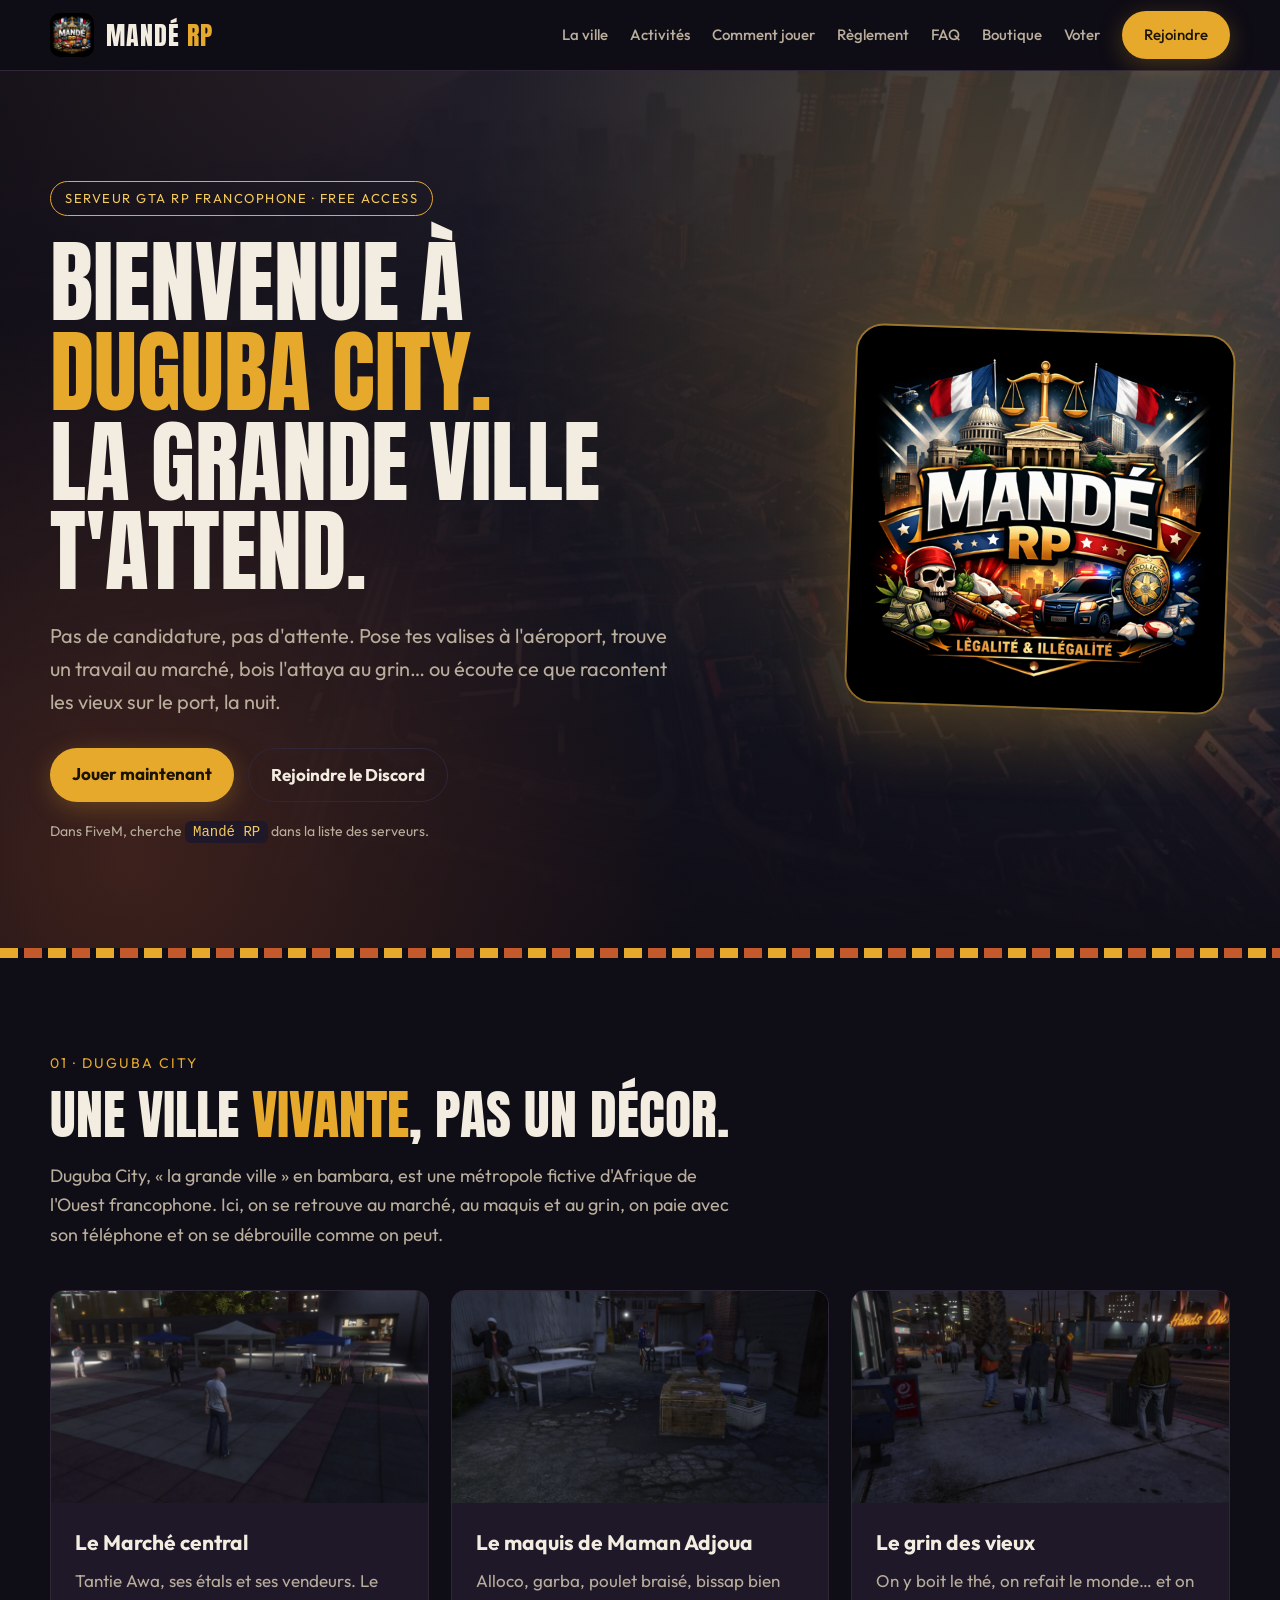
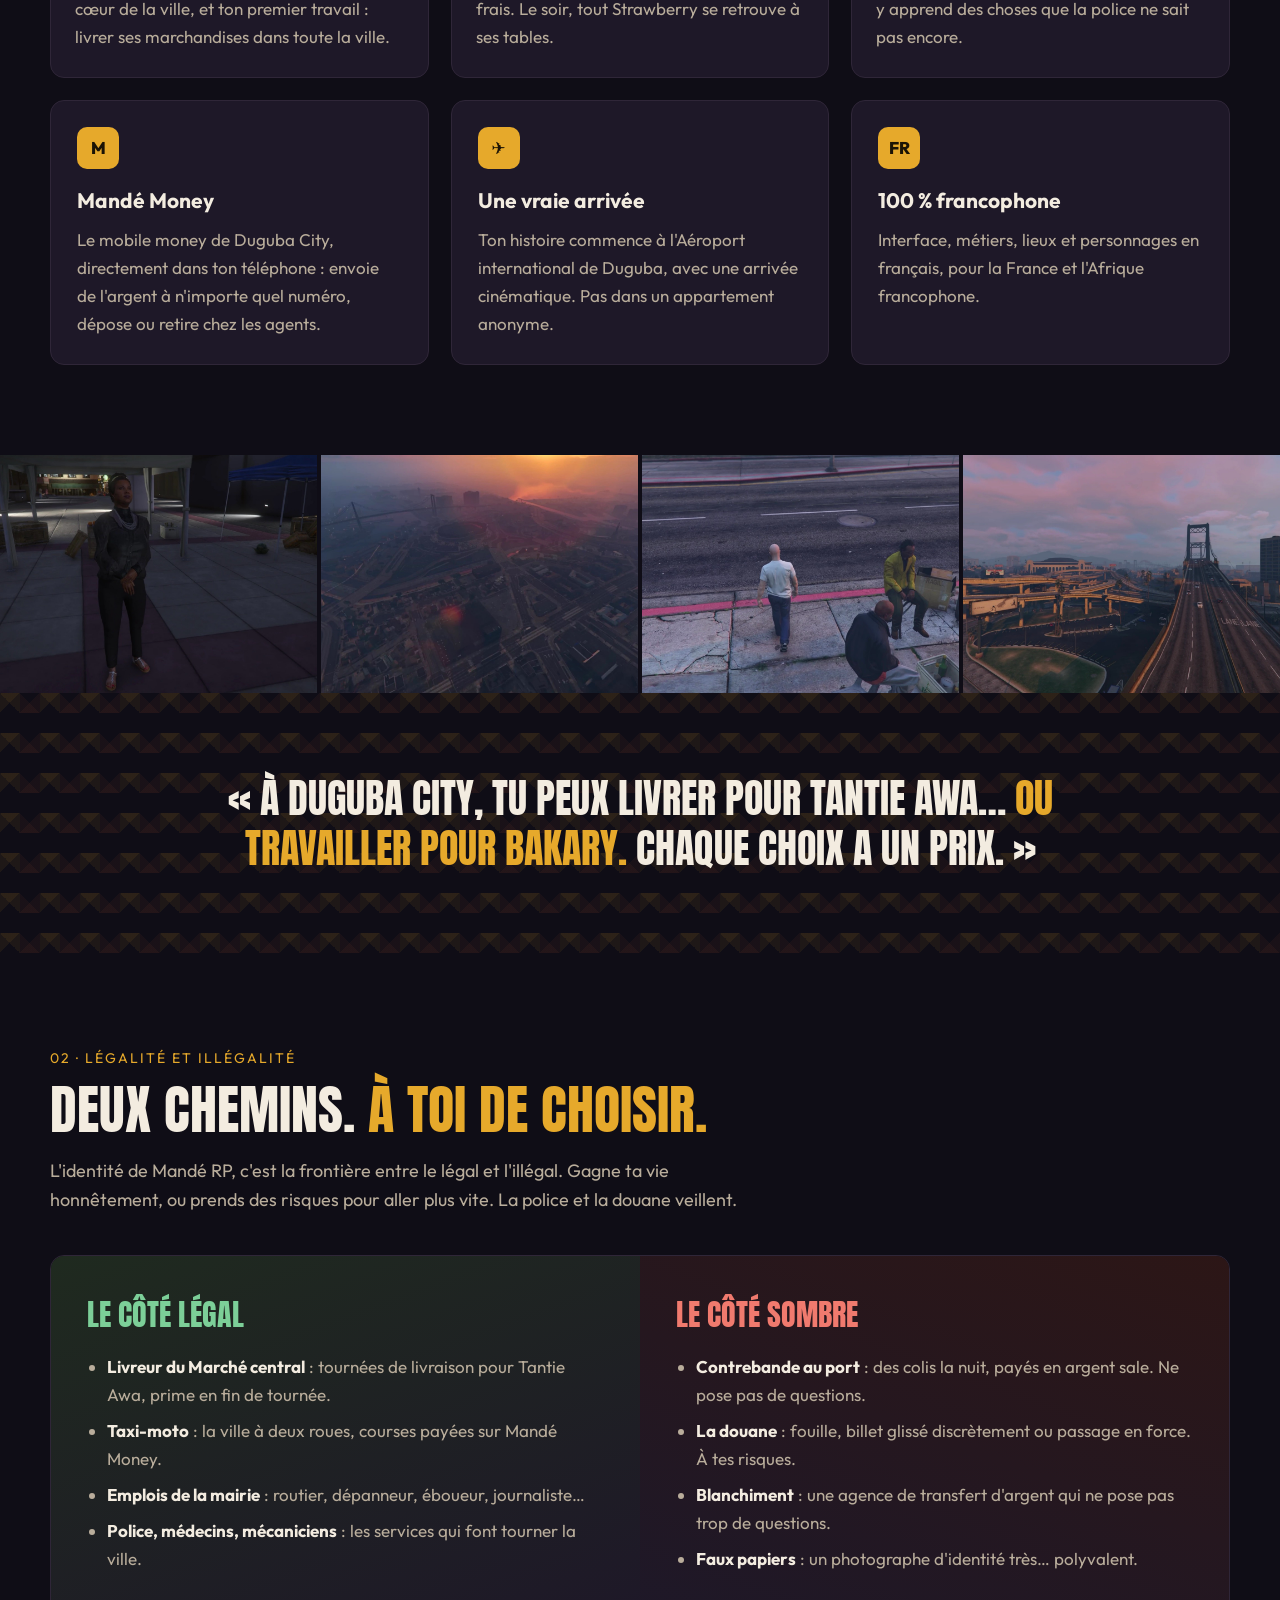
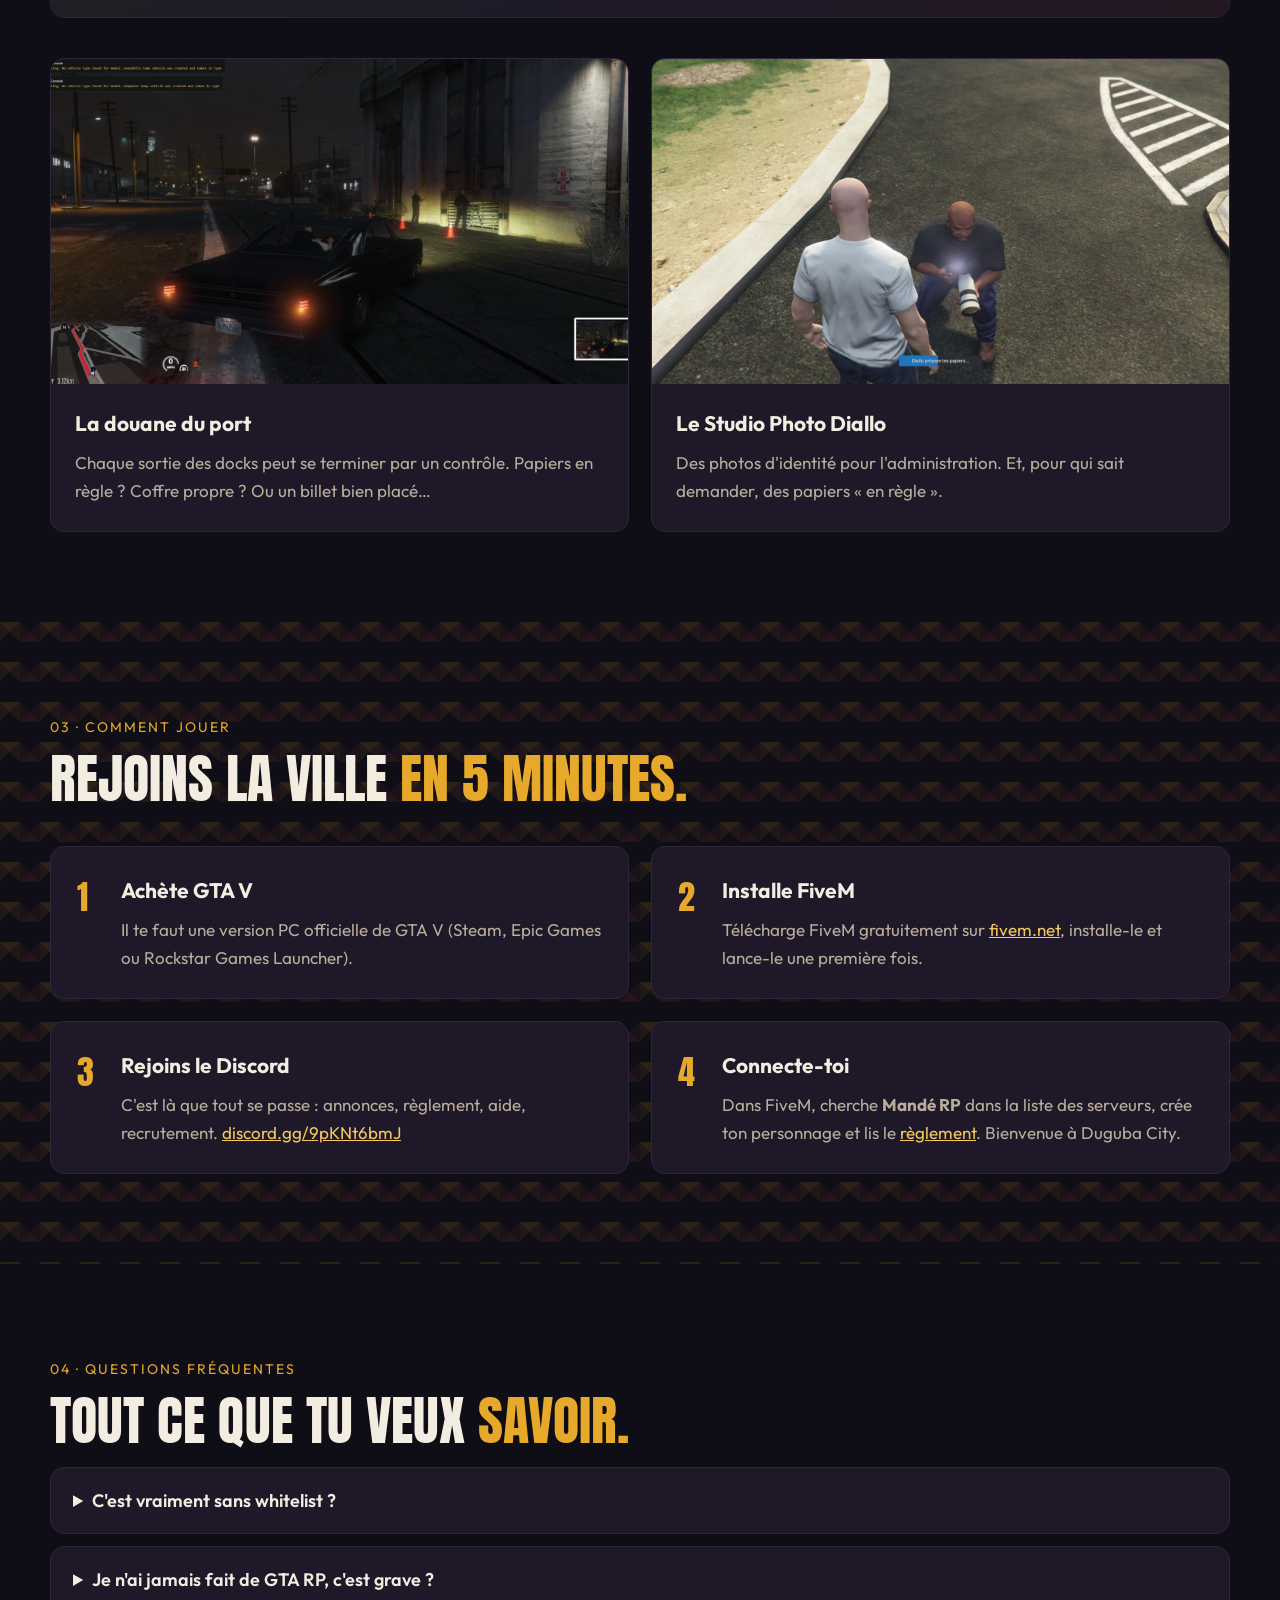
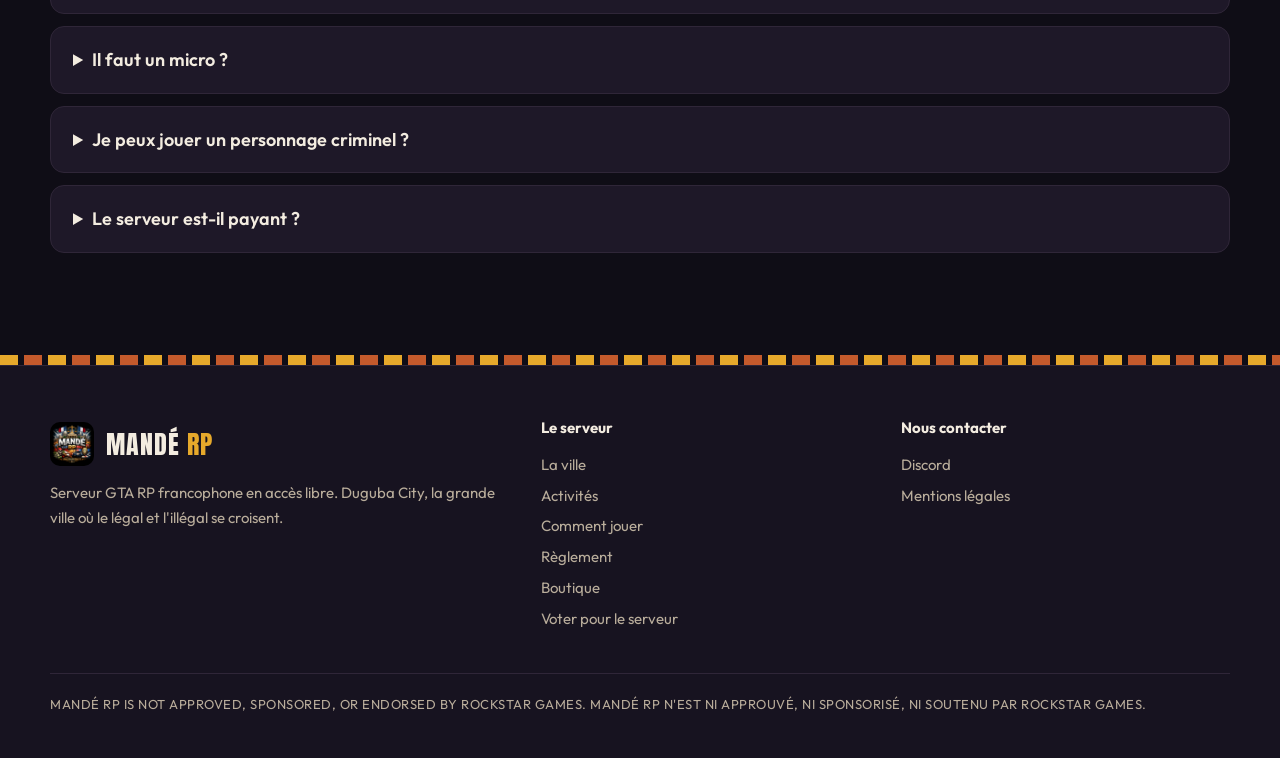
<file: index.html>
<!doctype html>
<html lang="fr">
<head>
  <meta charset="utf-8">
  <meta name="viewport" content="width=device-width, initial-scale=1">
  <title>Mandé RP · Serveur GTA RP francophone Free Access · Duguba City</title>
  <meta name="description" content="Mandé RP : serveur GTA RP francophone en accès libre. Bienvenue à Duguba City, la grande ville où le légal et l'illégal se croisent.">
  <link rel="icon" href="img/favicon.png">
  <link rel="preconnect" href="https://fonts.googleapis.com">
  <link rel="preconnect" href="https://fonts.gstatic.com" crossorigin>
  <link href="https://fonts.googleapis.com/css2?family=Anton&family=Outfit:wght@400;500;600;700;800&display=swap" rel="stylesheet">
  <link rel="stylesheet" href="style.css">
</head>
<body>

<header class="barre">
  <div class="conteneur">
    <a class="marque" href="index.html"><img src="img/favicon.png" alt=""><span>MANDÉ <b>RP</b></span></a>
    <nav class="menu">
      <a href="#ville">La ville</a>
      <a href="#activites">Activités</a>
      <a href="#jouer">Comment jouer</a>
      <a href="reglement.html">Règlement</a>
      <a href="#faq">FAQ</a>
      <a href="https://mande-rp.tebex.io">Boutique</a>
      <a href="https://top-serveurs.net/gta/vote/mande-rp">Voter</a>
      <a class="bouton" href="https://discord.gg/9pKNt6bmJ">Rejoindre</a>
    </nav>
  </div>
</header>

<section class="accroche accroche-photo">
  <div class="conteneur">
    <div>
      <span class="etiquette">Serveur GTA RP francophone · Free Access</span>
      <h1>Bienvenue à <em>Duguba City.</em><br>La grande ville t'attend.</h1>
      <p class="grand">Pas de candidature, pas d'attente. Pose tes valises à l'aéroport, trouve un travail au marché, bois l'attaya au grin… ou écoute ce que racontent les vieux sur le port, la nuit.</p>
      <div class="actions">
        <a class="bouton" href="#jouer">Jouer maintenant</a>
        <a class="bouton second" href="https://discord.gg/9pKNt6bmJ">Rejoindre le Discord</a>
      </div>
      <p class="adresse">Dans FiveM, cherche <code>Mandé RP</code> dans la liste des serveurs.</p>
    </div>
    <img class="logo-geant" src="img/logo.png" alt="Logo Mandé RP, légalité et illégalité">
  </div>
</section>
<div class="frise"></div>

<section id="ville">
  <div class="conteneur">
    <span class="numero">01 · Duguba City</span>
    <h2>Une ville <em>vivante</em>, pas un décor.</h2>
    <p class="intro">Duguba City, « la grande ville » en bambara, est une métropole fictive d'Afrique de l'Ouest francophone. Ici, on se retrouve au marché, au maquis et au grin, on paie avec son téléphone et on se débrouille comme on peut.</p>
    <div class="grille g3">
      <article class="carte lieu">
        <div class="visuel"><img src="img/marche.jpg" alt="Le Marché central de Duguba City, le soir" loading="lazy"></div>
        <div class="texte"><h3>Le Marché central</h3><p>Tantie Awa, ses étals et ses vendeurs. Le cœur de la ville, et ton premier travail : livrer ses marchandises dans toute la ville.</p></div>
      </article>
      <article class="carte lieu">
        <div class="visuel"><img src="img/maquis.jpg" alt="Le maquis de Maman Adjoua dans une ruelle de Strawberry" loading="lazy"></div>
        <div class="texte"><h3>Le maquis de Maman Adjoua</h3><p>Alloco, garba, poulet braisé, bissap bien frais. Le soir, tout Strawberry se retrouve à ses tables.</p></div>
      </article>
      <article class="carte lieu">
        <div class="visuel"><img src="img/grin-nuit.jpg" alt="Le grin des vieux devant la supérette, la nuit" loading="lazy"></div>
        <div class="texte"><h3>Le grin des vieux</h3><p>On y boit le thé, on refait le monde… et on y apprend des choses que la police ne sait pas encore.</p></div>
      </article>
      <article class="carte">
        <div class="puce">M</div>
        <h3>Mandé Money</h3>
        <p>Le mobile money de Duguba City, directement dans ton téléphone : envoie de l'argent à n'importe quel numéro, dépose ou retire chez les agents.</p>
      </article>
      <article class="carte">
        <div class="puce">✈</div>
        <h3>Une vraie arrivée</h3>
        <p>Ton histoire commence à l'Aéroport international de Duguba, avec une arrivée cinématique. Pas dans un appartement anonyme.</p>
      </article>
      <article class="carte">
        <div class="puce">FR</div>
        <h3>100 % francophone</h3>
        <p>Interface, métiers, lieux et personnages en français, pour la France et l'Afrique francophone.</p>
      </article>
    </div>
  </div>
</section>

<div class="galerie">
  <img src="img/tantie-awa.jpg" alt="Tantie Awa au Marché central" loading="lazy">
  <img src="img/pont-coucher.jpg" alt="Duguba City au coucher du soleil" loading="lazy">
  <img src="img/grin.jpg" alt="Le grin des vieux en journée" loading="lazy">
  <img src="img/pont.jpg" alt="Le grand pont de Duguba City" loading="lazy">
</div>

<div class="citation motif">
  <div class="conteneur">
    <blockquote>« À Duguba City, tu peux livrer pour Tantie Awa… <em>ou travailler pour Bakary.</em> Chaque choix a un prix. »</blockquote>
  </div>
</div>

<section id="activites">
  <div class="conteneur">
    <span class="numero">02 · Légalité et illégalité</span>
    <h2>Deux chemins. <em>À toi de choisir.</em></h2>
    <p class="intro">L'identité de Mandé RP, c'est la frontière entre le légal et l'illégal. Gagne ta vie honnêtement, ou prends des risques pour aller plus vite. La police et la douane veillent.</p>
    <div class="deux-faces">
      <div class="face legal">
        <h3>Le côté légal</h3>
        <ul>
          <li><b>Livreur du Marché central</b> : tournées de livraison pour Tantie Awa, prime en fin de tournée.</li>
          <li><b>Taxi-moto</b> : la ville à deux roues, courses payées sur Mandé Money.</li>
          <li><b>Emplois de la mairie</b> : routier, dépanneur, éboueur, journaliste…</li>
          <li><b>Police, médecins, mécaniciens</b> : les services qui font tourner la ville.</li>
        </ul>
      </div>
      <div class="face illegal">
        <h3>Le côté sombre</h3>
        <ul>
          <li><b>Contrebande au port</b> : des colis la nuit, payés en argent sale. Ne pose pas de questions.</li>
          <li><b>La douane</b> : fouille, billet glissé discrètement ou passage en force. À tes risques.</li>
          <li><b>Blanchiment</b> : une agence de transfert d'argent qui ne pose pas trop de questions.</li>
          <li><b>Faux papiers</b> : un photographe d'identité très… polyvalent.</li>
        </ul>
      </div>
    </div>
    <div class="grille g2">
      <article class="carte lieu">
        <div class="visuel"><img src="img/douane.jpg" loading="lazy" alt="Contrôle à la douane du port, de nuit"></div>
        <div class="texte"><h3>La douane du port</h3><p>Chaque sortie des docks peut se terminer par un contrôle. Papiers en règle ? Coffre propre ? Ou un billet bien placé…</p></div>
      </article>
      <article class="carte lieu">
        <div class="visuel"><img src="img/faussaire.jpg" loading="lazy" alt="Le photographe Diallo prépare des papiers"></div>
        <div class="texte"><h3>Le Studio Photo Diallo</h3><p>Des photos d'identité pour l'administration. Et, pour qui sait demander, des papiers « en règle ».</p></div>
      </article>
    </div>
  </div>
</section>

<section id="jouer" class="motif">
  <div class="conteneur">
    <span class="numero">03 · Comment jouer</span>
    <h2>Rejoins la ville <em>en 5 minutes.</em></h2>
    <div class="grille g2 etapes">
      <div class="carte etape"><h3>Achète GTA V</h3><p>Il te faut une version PC officielle de GTA V (Steam, Epic Games ou Rockstar Games Launcher).</p></div>
      <div class="carte etape"><h3>Installe FiveM</h3><p>Télécharge FiveM gratuitement sur <a href="https://fivem.net">fivem.net</a>, installe-le et lance-le une première fois.</p></div>
      <div class="carte etape"><h3>Rejoins le Discord</h3><p>C'est là que tout se passe : annonces, règlement, aide, recrutement. <a href="https://discord.gg/9pKNt6bmJ">discord.gg/9pKNt6bmJ</a></p></div>
      <div class="carte etape"><h3>Connecte-toi</h3><p>Dans FiveM, cherche <b>Mandé RP</b> dans la liste des serveurs, crée ton personnage et lis le <a href="reglement.html">règlement</a>. Bienvenue à Duguba City.</p></div>
    </div>
  </div>
</section>

<section id="faq">
  <div class="conteneur">
    <span class="numero">04 · Questions fréquentes</span>
    <h2>Tout ce que tu veux <em>savoir.</em></h2>
    <details><summary>C'est vraiment sans whitelist ?</summary><p>Oui. Mandé RP est en accès libre : pas de candidature ni d'entretien. Tu dois seulement accepter le règlement à ta première connexion.</p></details>
    <details><summary>Je n'ai jamais fait de GTA RP, c'est grave ?</summary><p>Pas du tout. Le serveur est pensé pour les débutants : une arrivée guidée, des métiers simples pour commencer, et une communauté pour t'aider sur le Discord.</p></details>
    <details><summary>Il faut un micro ?</summary><p>C'est fortement recommandé : le roleplay se joue surtout à la voix. Un micro correct suffit.</p></details>
    <details><summary>Je peux jouer un personnage criminel ?</summary><p>Oui, l'illégal fait partie de l'identité du serveur, avec ses conséquences : police, douane, prison. Respecte simplement les règles de la section « Légalité et illégalité » du règlement.</p></details>
    <details><summary>Le serveur est-il payant ?</summary><p>Non, jouer est gratuit. Pour soutenir le serveur, la <a href="https://mande-rp.tebex.io">boutique</a> propose des abonnements VIP de confort (file d'attente prioritaire, personnages en plus, plaque personnalisée…), sans vente de monnaie du jeu, d'armes ou d'argent.</p></details>
  </div>
</section>

<div class="frise"></div>
<footer>
  <div class="conteneur">
    <div class="colonnes">
      <div>
        <a class="marque" href="index.html"><img src="img/favicon.png" alt=""><span>MANDÉ <b>RP</b></span></a>
        <p>Serveur GTA RP francophone en accès libre. Duguba City, la grande ville où le légal et l'illégal se croisent.</p>
      </div>
      <div>
        <h4>Le serveur</h4>
        <a href="#ville">La ville</a>
        <a href="#activites">Activités</a>
        <a href="#jouer">Comment jouer</a>
        <a href="reglement.html">Règlement</a>
        <a href="https://mande-rp.tebex.io">Boutique</a>
        <a href="https://top-serveurs.net/gta/vote/mande-rp">Voter pour le serveur</a>
      </div>
      <div>
        <h4>Nous contacter</h4>
        <a href="https://discord.gg/9pKNt6bmJ">Discord</a>
        <a href="mentions-legales.html">Mentions légales</a>
      </div>
    </div>
    <p class="mention">Mandé RP is not approved, sponsored, or endorsed by Rockstar Games. Mandé RP n'est ni approuvé, ni sponsorisé, ni soutenu par Rockstar Games.</p>
  </div>
</footer>

</body>
</html>
</file>
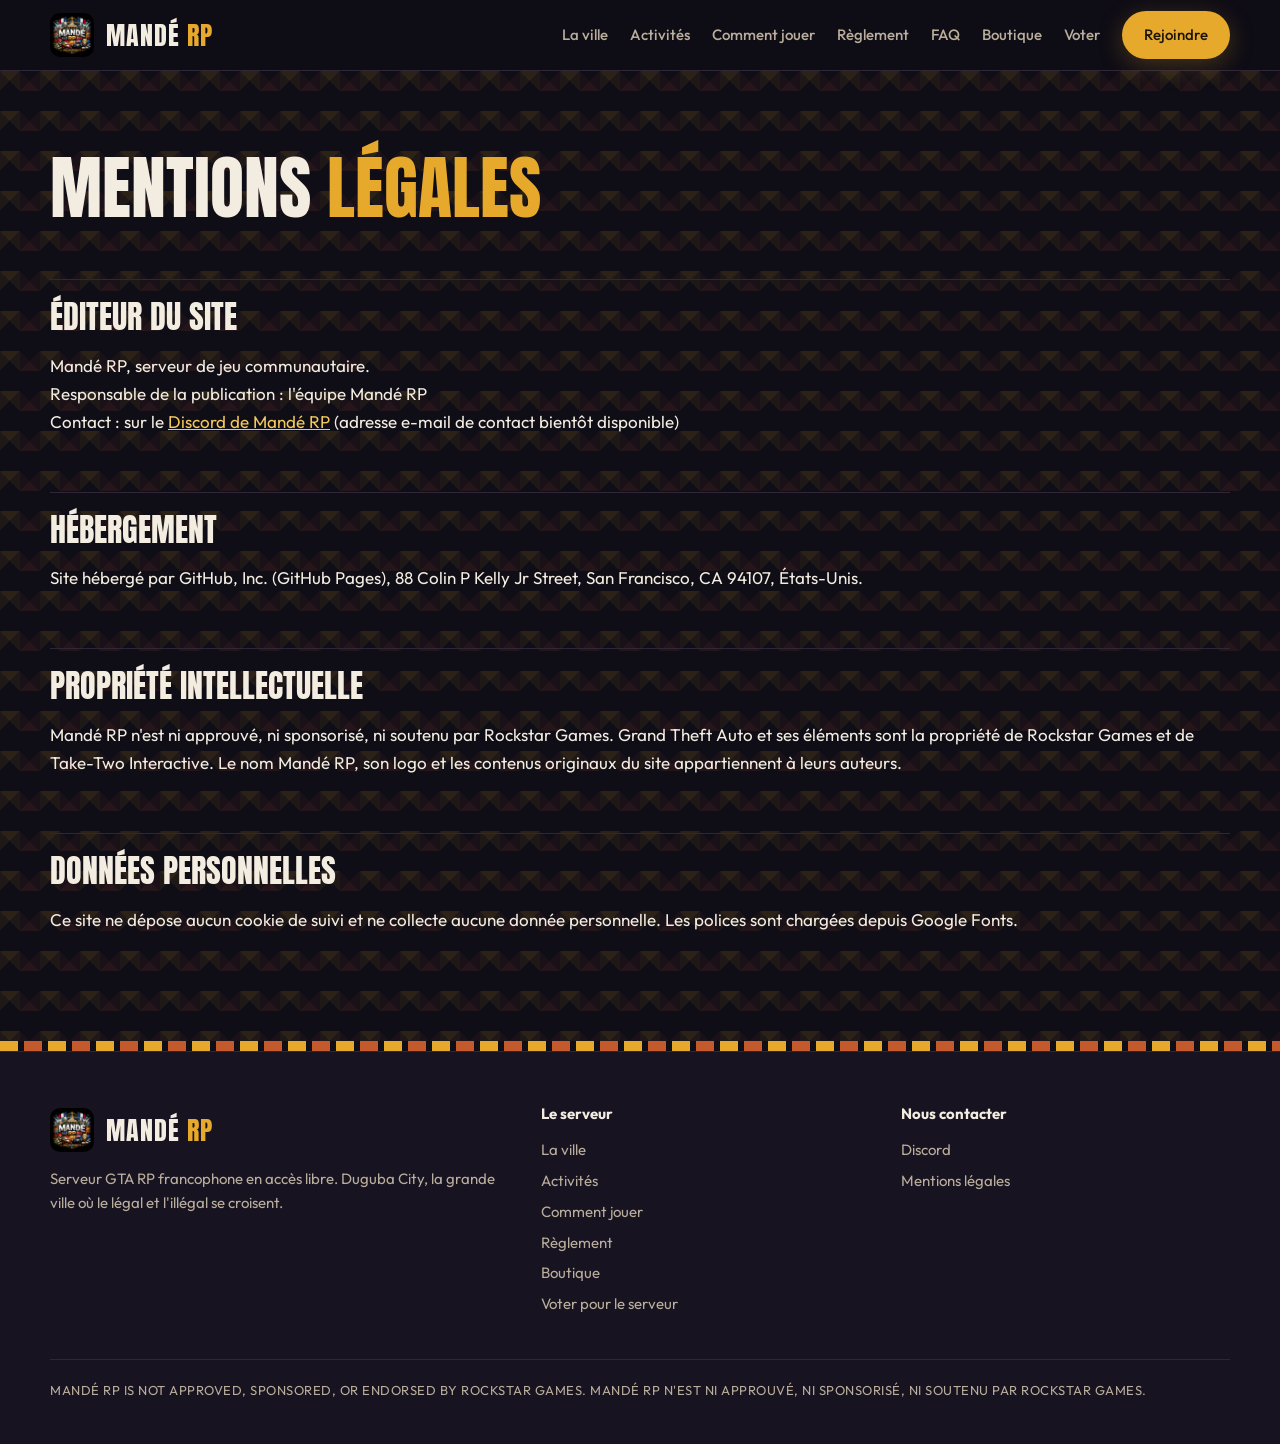
<file: mentions-legales.html>
<!doctype html>
<html lang="fr">
<head>
  <meta charset="utf-8">
  <meta name="viewport" content="width=device-width, initial-scale=1">
  <title>Mentions légales · Mandé RP</title>
  <meta name="description" content="Mandé RP : serveur GTA RP francophone en accès libre. Bienvenue à Duguba City, la grande ville où le légal et l'illégal se croisent.">
  <link rel="icon" href="img/favicon.png">
  <link rel="preconnect" href="https://fonts.googleapis.com">
  <link rel="preconnect" href="https://fonts.gstatic.com" crossorigin>
  <link href="https://fonts.googleapis.com/css2?family=Anton&family=Outfit:wght@400;500;600;700;800&display=swap" rel="stylesheet">
  <link rel="stylesheet" href="style.css">
</head>
<body>

<header class="barre">
  <div class="conteneur">
    <a class="marque" href="index.html"><img src="img/favicon.png" alt=""><span>MANDÉ <b>RP</b></span></a>
    <nav class="menu">
      <a href="index.html#ville">La ville</a>
      <a href="index.html#activites">Activités</a>
      <a href="index.html#jouer">Comment jouer</a>
      <a href="reglement.html">Règlement</a>
      <a href="index.html#faq">FAQ</a>
      <a href="https://mande-rp.tebex.io">Boutique</a>
      <a href="https://top-serveurs.net/gta/vote/mande-rp">Voter</a>
      <a class="bouton" href="https://discord.gg/9pKNt6bmJ">Rejoindre</a>
    </nav>
  </div>
</header>

<main class="page motif">
  <div class="conteneur regles">
    <h1>Mentions <em>légales</em></h1>
    <h2>Éditeur du site</h2>
    <p>Mandé RP, serveur de jeu communautaire.<br>Responsable de la publication : l'équipe Mandé RP<br>Contact : sur le <a href="https://discord.gg/9pKNt6bmJ">Discord de Mandé RP</a> (adresse e-mail de contact bientôt disponible)</p>
    <h2>Hébergement</h2>
    <p>Site hébergé par GitHub, Inc. (GitHub Pages), 88 Colin P Kelly Jr Street, San Francisco, CA 94107, États-Unis.</p>
    <h2>Propriété intellectuelle</h2>
    <p>Mandé RP n'est ni approuvé, ni sponsorisé, ni soutenu par Rockstar Games. Grand Theft Auto et ses éléments sont la propriété de Rockstar Games et de Take-Two Interactive. Le nom Mandé RP, son logo et les contenus originaux du site appartiennent à leurs auteurs.</p>
    <h2>Données personnelles</h2>
    <p>Ce site ne dépose aucun cookie de suivi et ne collecte aucune donnée personnelle. Les polices sont chargées depuis Google Fonts.</p>
  </div>
</main>
<div class="frise"></div>
<footer>
  <div class="conteneur">
    <div class="colonnes">
      <div>
        <a class="marque" href="index.html"><img src="img/favicon.png" alt=""><span>MANDÉ <b>RP</b></span></a>
        <p>Serveur GTA RP francophone en accès libre. Duguba City, la grande ville où le légal et l'illégal se croisent.</p>
      </div>
      <div>
        <h4>Le serveur</h4>
        <a href="index.html#ville">La ville</a>
        <a href="index.html#activites">Activités</a>
        <a href="index.html#jouer">Comment jouer</a>
        <a href="reglement.html">Règlement</a>
        <a href="https://mande-rp.tebex.io">Boutique</a>
        <a href="https://top-serveurs.net/gta/vote/mande-rp">Voter pour le serveur</a>
      </div>
      <div>
        <h4>Nous contacter</h4>
        <a href="https://discord.gg/9pKNt6bmJ">Discord</a>
        <a href="mentions-legales.html">Mentions légales</a>
      </div>
    </div>
    <p class="mention">Mandé RP is not approved, sponsored, or endorsed by Rockstar Games. Mandé RP n'est ni approuvé, ni sponsorisé, ni soutenu par Rockstar Games.</p>
  </div>
</footer>

</body>
</html>
</file>
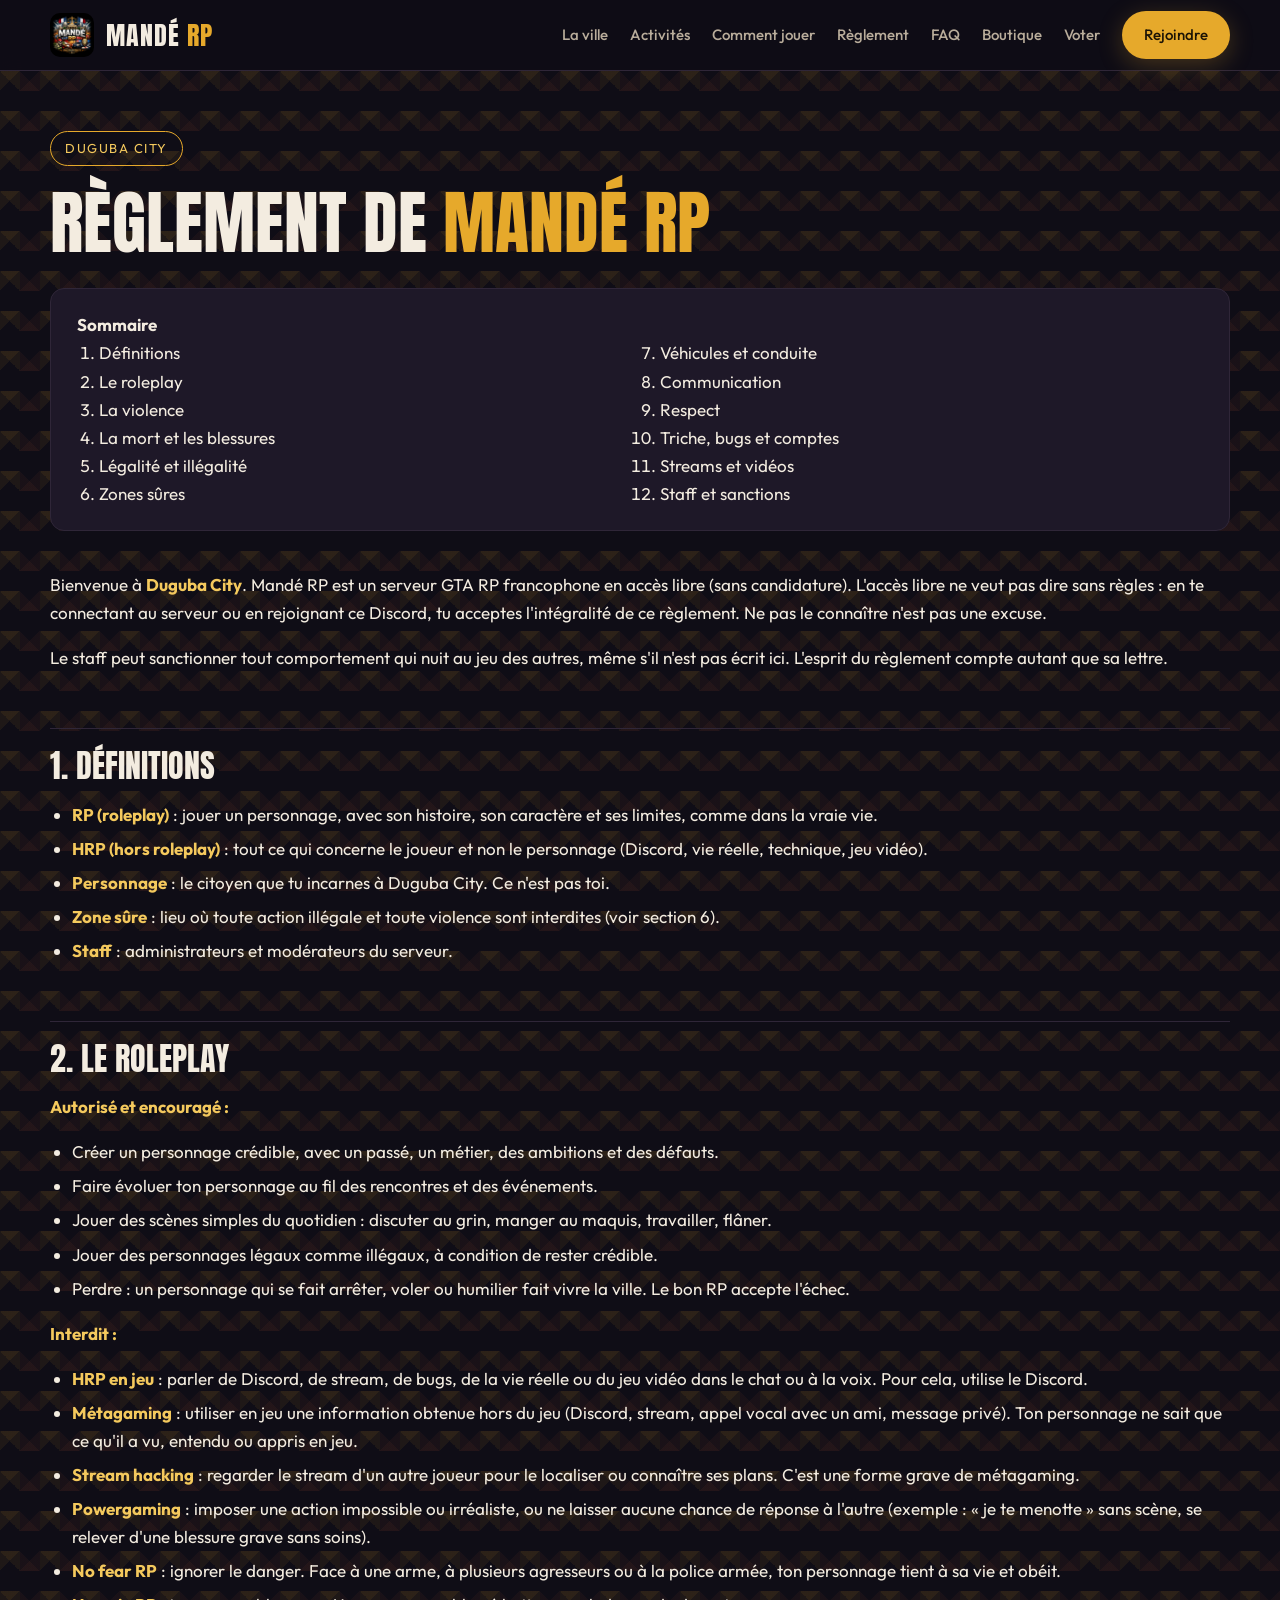
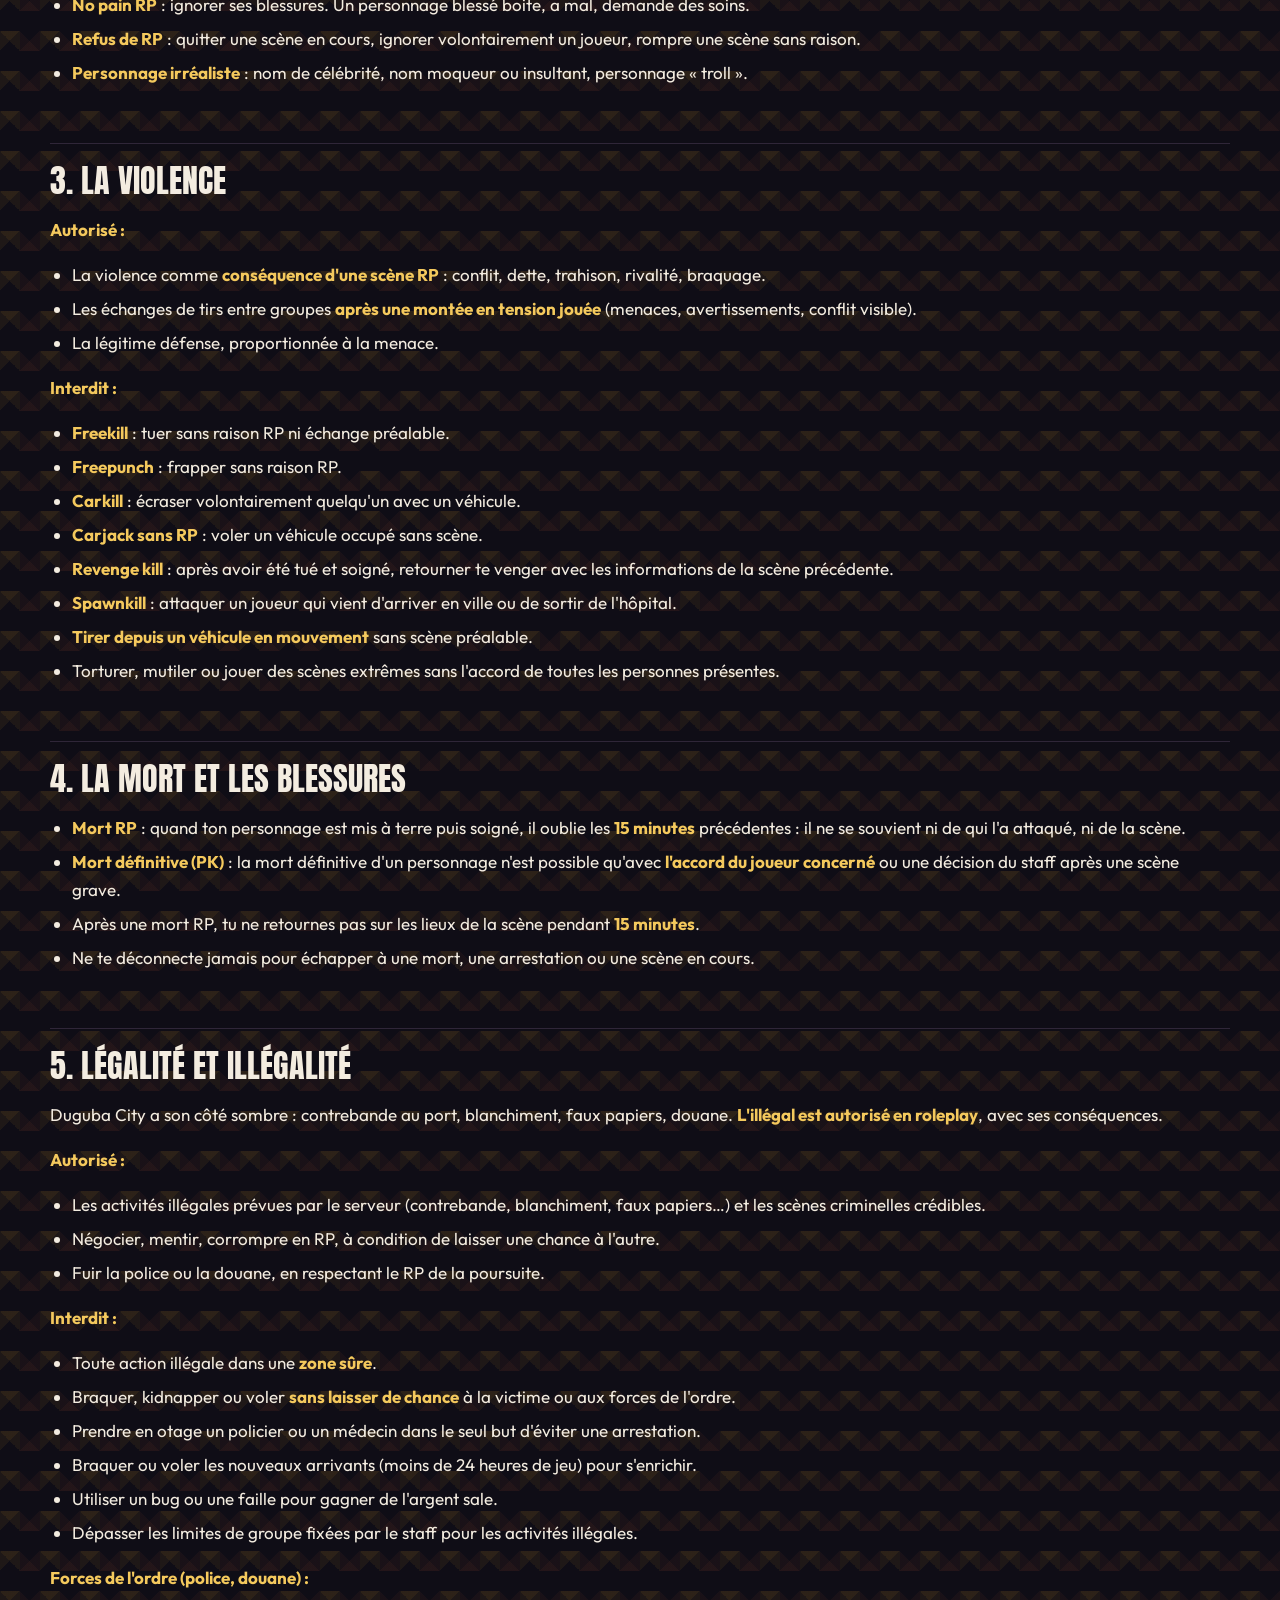
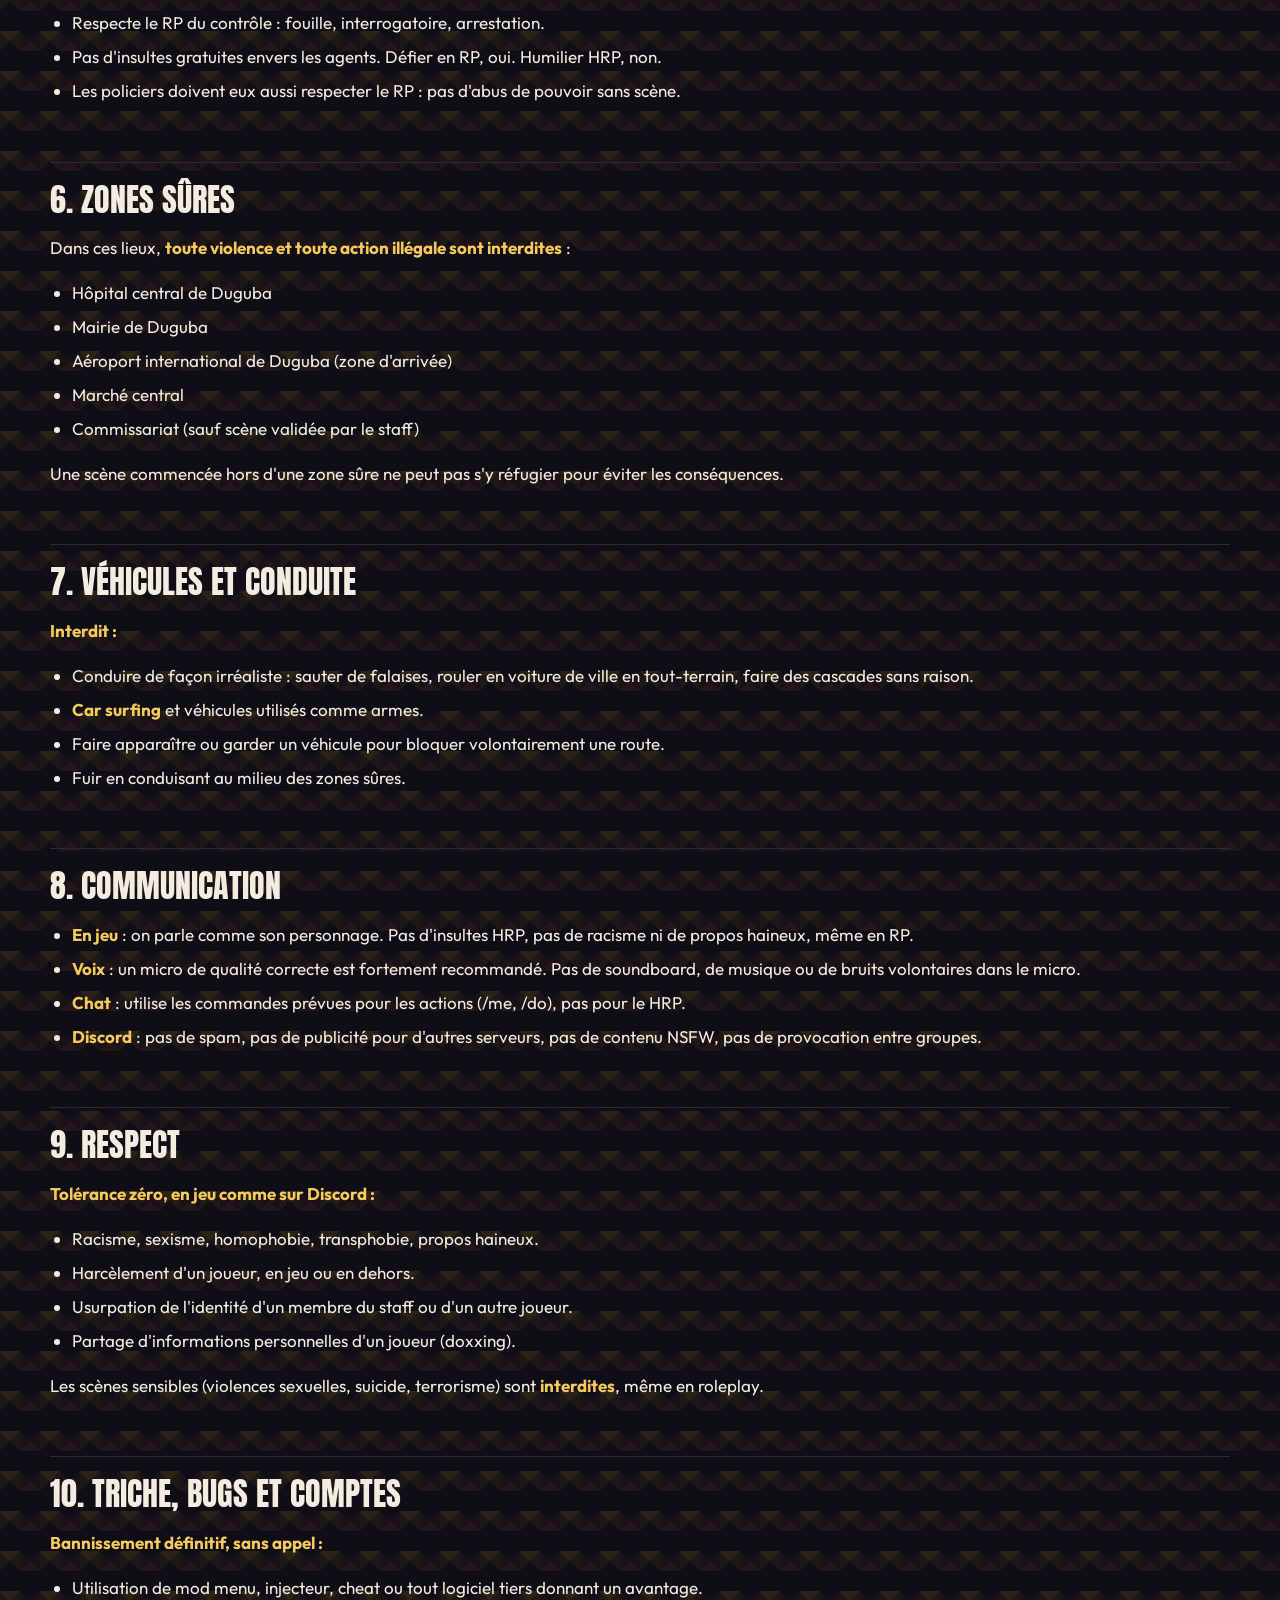
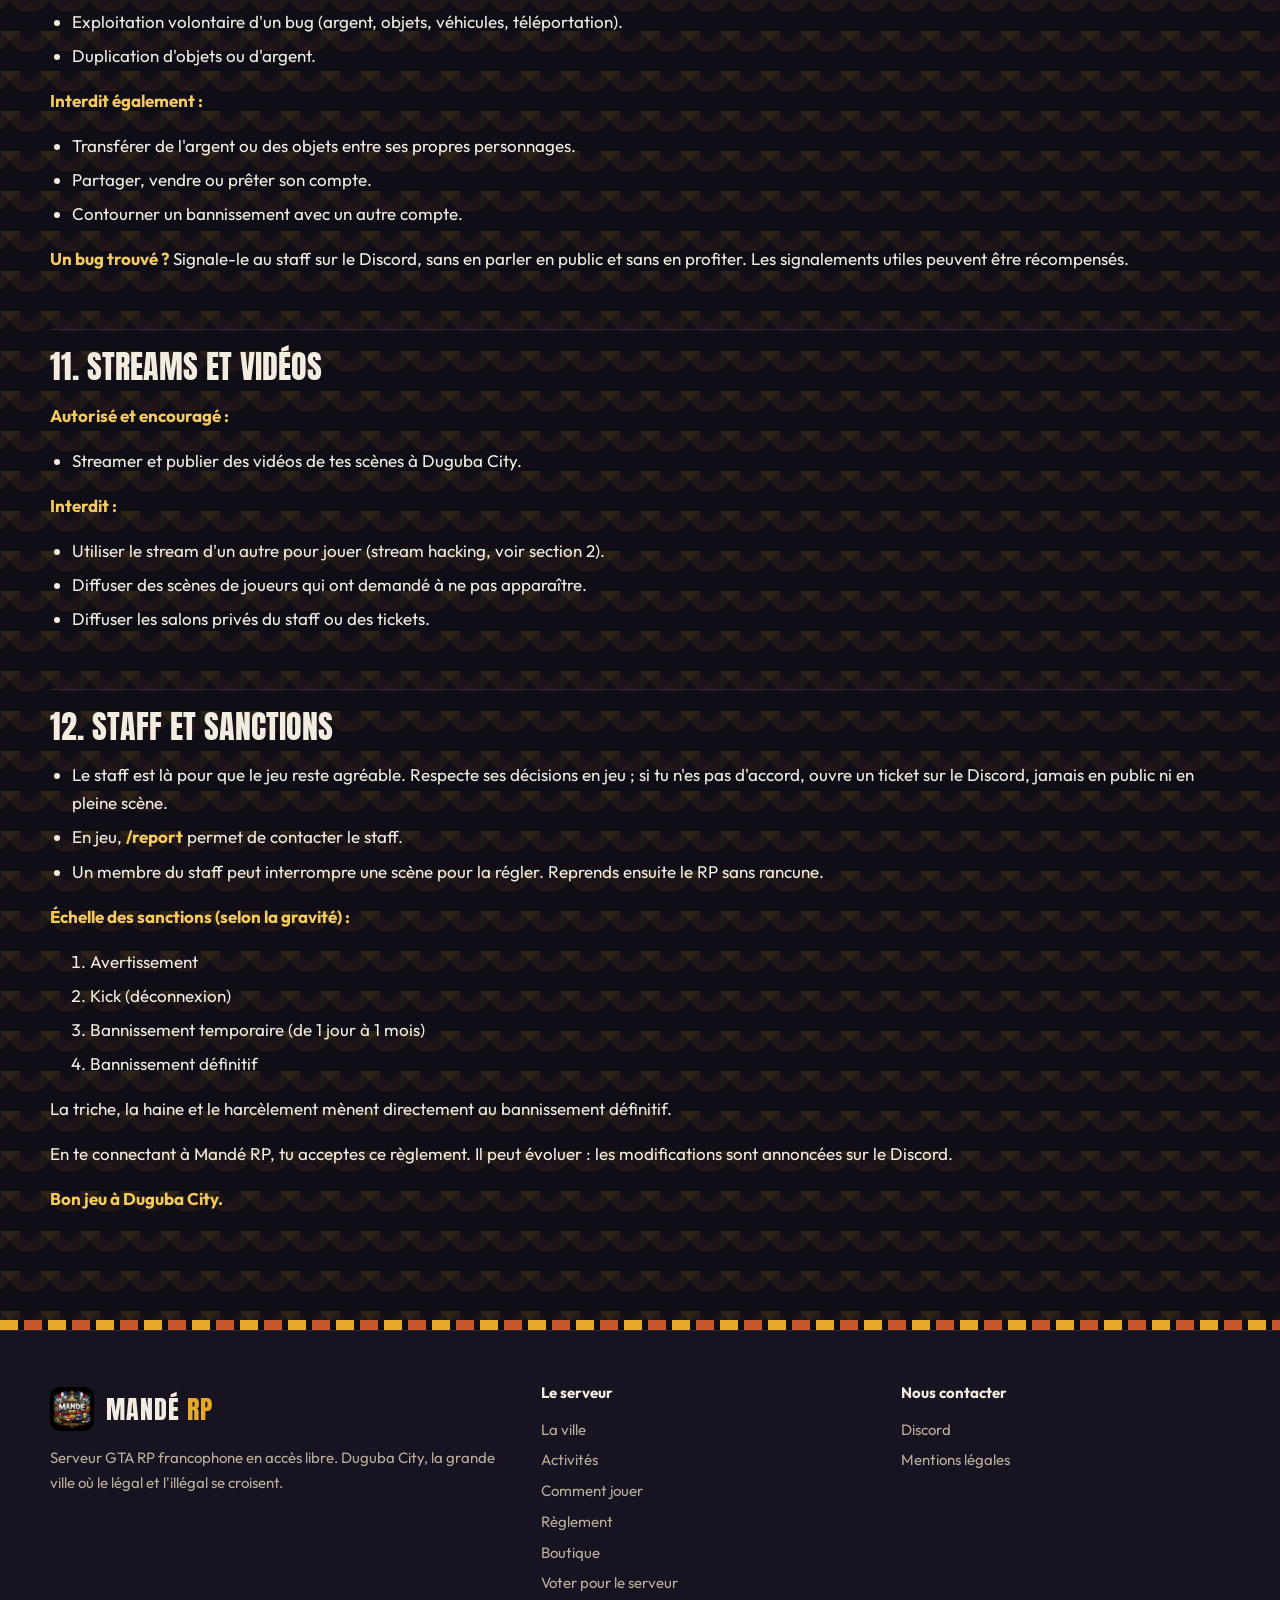
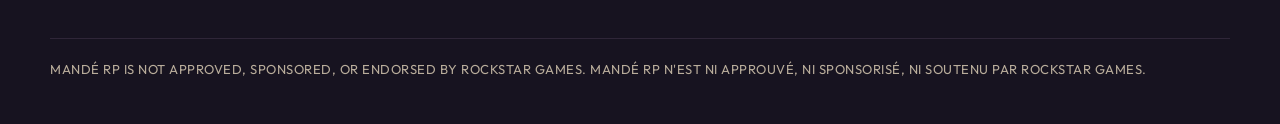
<file: reglement.html>
<!doctype html>
<html lang="fr">
<head>
  <meta charset="utf-8">
  <meta name="viewport" content="width=device-width, initial-scale=1">
  <title>Règlement · Mandé RP</title>
  <meta name="description" content="Mandé RP : serveur GTA RP francophone en accès libre. Bienvenue à Duguba City, la grande ville où le légal et l'illégal se croisent.">
  <link rel="icon" href="img/favicon.png">
  <link rel="preconnect" href="https://fonts.googleapis.com">
  <link rel="preconnect" href="https://fonts.gstatic.com" crossorigin>
  <link href="https://fonts.googleapis.com/css2?family=Anton&family=Outfit:wght@400;500;600;700;800&display=swap" rel="stylesheet">
  <link rel="stylesheet" href="style.css">
</head>
<body>

<header class="barre">
  <div class="conteneur">
    <a class="marque" href="index.html"><img src="img/favicon.png" alt=""><span>MANDÉ <b>RP</b></span></a>
    <nav class="menu">
      <a href="index.html#ville">La ville</a>
      <a href="index.html#activites">Activités</a>
      <a href="index.html#jouer">Comment jouer</a>
      <a href="reglement.html">Règlement</a>
      <a href="index.html#faq">FAQ</a>
      <a href="https://mande-rp.tebex.io">Boutique</a>
      <a href="https://top-serveurs.net/gta/vote/mande-rp">Voter</a>
      <a class="bouton" href="https://discord.gg/9pKNt6bmJ">Rejoindre</a>
    </nav>
  </div>
</header>

<main class="page motif">
  <div class="conteneur">
    <span class="etiquette">Duguba City</span>
    <h1>Règlement de <em>Mandé RP</em></h1>
    <nav class="sommaire"><strong>Sommaire</strong><ol><li><a href="#section-1">Définitions</a></li><li><a href="#section-2">Le roleplay</a></li><li><a href="#section-3">La violence</a></li><li><a href="#section-4">La mort et les blessures</a></li><li><a href="#section-5">Légalité et illégalité</a></li><li><a href="#section-6">Zones sûres</a></li><li><a href="#section-7">Véhicules et conduite</a></li><li><a href="#section-8">Communication</a></li><li><a href="#section-9">Respect</a></li><li><a href="#section-10">Triche, bugs et comptes</a></li><li><a href="#section-11">Streams et vidéos</a></li><li><a href="#section-12">Staff et sanctions</a></li></ol></nav>
    <div class="regles">
<p>Bienvenue à <strong>Duguba City</strong>. Mandé RP est un serveur GTA RP francophone en accès libre (sans candidature). L'accès libre ne veut pas dire sans règles : en te connectant au serveur ou en rejoignant ce Discord, tu acceptes l'intégralité de ce règlement. Ne pas le connaître n'est pas une excuse.</p>
<p>Le staff peut sanctionner tout comportement qui nuit au jeu des autres, même s'il n'est pas écrit ici. L'esprit du règlement compte autant que sa lettre.</p>
<h2 id="section-1">1. Définitions</h2>
<ul>
<li><strong>RP (roleplay)</strong> : jouer un personnage, avec son histoire, son caractère et ses limites, comme dans la vraie vie.</li>
<li><strong>HRP (hors roleplay)</strong> : tout ce qui concerne le joueur et non le personnage (Discord, vie réelle, technique, jeu vidéo).</li>
<li><strong>Personnage</strong> : le citoyen que tu incarnes à Duguba City. Ce n'est pas toi.</li>
<li><strong>Zone sûre</strong> : lieu où toute action illégale et toute violence sont interdites (voir section 6).</li>
<li><strong>Staff</strong> : administrateurs et modérateurs du serveur.</li>
</ul>
<h2 id="section-2">2. Le roleplay</h2>
<p><strong>Autorisé et encouragé :</strong></p>
<ul>
<li>Créer un personnage crédible, avec un passé, un métier, des ambitions et des défauts.</li>
<li>Faire évoluer ton personnage au fil des rencontres et des événements.</li>
<li>Jouer des scènes simples du quotidien : discuter au grin, manger au maquis, travailler, flâner.</li>
<li>Jouer des personnages légaux comme illégaux, à condition de rester crédible.</li>
<li>Perdre : un personnage qui se fait arrêter, voler ou humilier fait vivre la ville. Le bon RP accepte l'échec.</li>
</ul>
<p><strong>Interdit :</strong></p>
<ul>
<li><strong>HRP en jeu</strong> : parler de Discord, de stream, de bugs, de la vie réelle ou du jeu vidéo dans le chat ou à la voix. Pour cela, utilise le Discord.</li>
<li><strong>Métagaming</strong> : utiliser en jeu une information obtenue hors du jeu (Discord, stream, appel vocal avec un ami, message privé). Ton personnage ne sait que ce qu'il a vu, entendu ou appris en jeu.</li>
<li><strong>Stream hacking</strong> : regarder le stream d'un autre joueur pour le localiser ou connaître ses plans. C'est une forme grave de métagaming.</li>
<li><strong>Powergaming</strong> : imposer une action impossible ou irréaliste, ou ne laisser aucune chance de réponse à l'autre (exemple : « je te menotte » sans scène, se relever d'une blessure grave sans soins).</li>
<li><strong>No fear RP</strong> : ignorer le danger. Face à une arme, à plusieurs agresseurs ou à la police armée, ton personnage tient à sa vie et obéit.</li>
<li><strong>No pain RP</strong> : ignorer ses blessures. Un personnage blessé boite, a mal, demande des soins.</li>
<li><strong>Refus de RP</strong> : quitter une scène en cours, ignorer volontairement un joueur, rompre une scène sans raison.</li>
<li><strong>Personnage irréaliste</strong> : nom de célébrité, nom moqueur ou insultant, personnage « troll ».</li>
</ul>
<h2 id="section-3">3. La violence</h2>
<p><strong>Autorisé :</strong></p>
<ul>
<li>La violence comme <strong>conséquence d'une scène RP</strong> : conflit, dette, trahison, rivalité, braquage.</li>
<li>Les échanges de tirs entre groupes <strong>après une montée en tension jouée</strong> (menaces, avertissements, conflit visible).</li>
<li>La légitime défense, proportionnée à la menace.</li>
</ul>
<p><strong>Interdit :</strong></p>
<ul>
<li><strong>Freekill</strong> : tuer sans raison RP ni échange préalable.</li>
<li><strong>Freepunch</strong> : frapper sans raison RP.</li>
<li><strong>Carkill</strong> : écraser volontairement quelqu'un avec un véhicule.</li>
<li><strong>Carjack sans RP</strong> : voler un véhicule occupé sans scène.</li>
<li><strong>Revenge kill</strong> : après avoir été tué et soigné, retourner te venger avec les informations de la scène précédente.</li>
<li><strong>Spawnkill</strong> : attaquer un joueur qui vient d'arriver en ville ou de sortir de l'hôpital.</li>
<li><strong>Tirer depuis un véhicule en mouvement</strong> sans scène préalable.</li>
<li>Torturer, mutiler ou jouer des scènes extrêmes sans l'accord de toutes les personnes présentes.</li>
</ul>
<h2 id="section-4">4. La mort et les blessures</h2>
<ul>
<li><strong>Mort RP</strong> : quand ton personnage est mis à terre puis soigné, il oublie les <strong>15 minutes</strong> précédentes : il ne se souvient ni de qui l'a attaqué, ni de la scène.</li>
<li><strong>Mort définitive (PK)</strong> : la mort définitive d'un personnage n'est possible qu'avec <strong>l'accord du joueur concerné</strong> ou une décision du staff après une scène grave.</li>
<li>Après une mort RP, tu ne retournes pas sur les lieux de la scène pendant <strong>15 minutes</strong>.</li>
<li>Ne te déconnecte jamais pour échapper à une mort, une arrestation ou une scène en cours.</li>
</ul>
<h2 id="section-5">5. Légalité et illégalité</h2>
<p>Duguba City a son côté sombre : contrebande au port, blanchiment, faux papiers, douane. <strong>L'illégal est autorisé en roleplay</strong>, avec ses conséquences.</p>
<p><strong>Autorisé :</strong></p>
<ul>
<li>Les activités illégales prévues par le serveur (contrebande, blanchiment, faux papiers…) et les scènes criminelles crédibles.</li>
<li>Négocier, mentir, corrompre en RP, à condition de laisser une chance à l'autre.</li>
<li>Fuir la police ou la douane, en respectant le RP de la poursuite.</li>
</ul>
<p><strong>Interdit :</strong></p>
<ul>
<li>Toute action illégale dans une <strong>zone sûre</strong>.</li>
<li>Braquer, kidnapper ou voler <strong>sans laisser de chance</strong> à la victime ou aux forces de l'ordre.</li>
<li>Prendre en otage un policier ou un médecin dans le seul but d'éviter une arrestation.</li>
<li>Braquer ou voler les nouveaux arrivants (moins de 24 heures de jeu) pour s'enrichir.</li>
<li>Utiliser un bug ou une faille pour gagner de l'argent sale.</li>
<li>Dépasser les limites de groupe fixées par le staff pour les activités illégales.</li>
</ul>
<p><strong>Forces de l'ordre (police, douane) :</strong></p>
<ul>
<li>Respecte le RP du contrôle : fouille, interrogatoire, arrestation.</li>
<li>Pas d'insultes gratuites envers les agents. Défier en RP, oui. Humilier HRP, non.</li>
<li>Les policiers doivent eux aussi respecter le RP : pas d'abus de pouvoir sans scène.</li>
</ul>
<h2 id="section-6">6. Zones sûres</h2>
<p>Dans ces lieux, <strong>toute violence et toute action illégale sont interdites</strong> :</p>
<ul>
<li>Hôpital central de Duguba</li>
<li>Mairie de Duguba</li>
<li>Aéroport international de Duguba (zone d'arrivée)</li>
<li>Marché central</li>
<li>Commissariat (sauf scène validée par le staff)</li>
</ul>
<p>Une scène commencée hors d'une zone sûre ne peut pas s'y réfugier pour éviter les conséquences.</p>
<h2 id="section-7">7. Véhicules et conduite</h2>
<p><strong>Interdit :</strong></p>
<ul>
<li>Conduire de façon irréaliste : sauter de falaises, rouler en voiture de ville en tout-terrain, faire des cascades sans raison.</li>
<li><strong>Car surfing</strong> et véhicules utilisés comme armes.</li>
<li>Faire apparaître ou garder un véhicule pour bloquer volontairement une route.</li>
<li>Fuir en conduisant au milieu des zones sûres.</li>
</ul>
<h2 id="section-8">8. Communication</h2>
<ul>
<li><strong>En jeu</strong> : on parle comme son personnage. Pas d'insultes HRP, pas de racisme ni de propos haineux, même en RP.</li>
<li><strong>Voix</strong> : un micro de qualité correcte est fortement recommandé. Pas de soundboard, de musique ou de bruits volontaires dans le micro.</li>
<li><strong>Chat</strong> : utilise les commandes prévues pour les actions (/me, /do), pas pour le HRP.</li>
<li><strong>Discord</strong> : pas de spam, pas de publicité pour d'autres serveurs, pas de contenu NSFW, pas de provocation entre groupes.</li>
</ul>
<h2 id="section-9">9. Respect</h2>
<p><strong>Tolérance zéro, en jeu comme sur Discord :</strong></p>
<ul>
<li>Racisme, sexisme, homophobie, transphobie, propos haineux.</li>
<li>Harcèlement d'un joueur, en jeu ou en dehors.</li>
<li>Usurpation de l'identité d'un membre du staff ou d'un autre joueur.</li>
<li>Partage d'informations personnelles d'un joueur (doxxing).</li>
</ul>
<p>Les scènes sensibles (violences sexuelles, suicide, terrorisme) sont <strong>interdites</strong>, même en roleplay.</p>
<h2 id="section-10">10. Triche, bugs et comptes</h2>
<p><strong>Bannissement définitif, sans appel :</strong></p>
<ul>
<li>Utilisation de mod menu, injecteur, cheat ou tout logiciel tiers donnant un avantage.</li>
<li>Exploitation volontaire d'un bug (argent, objets, véhicules, téléportation).</li>
<li>Duplication d'objets ou d'argent.</li>
</ul>
<p><strong>Interdit également :</strong></p>
<ul>
<li>Transférer de l'argent ou des objets entre ses propres personnages.</li>
<li>Partager, vendre ou prêter son compte.</li>
<li>Contourner un bannissement avec un autre compte.</li>
</ul>
<p><strong>Un bug trouvé ?</strong> Signale-le au staff sur le Discord, sans en parler en public et sans en profiter. Les signalements utiles peuvent être récompensés.</p>
<h2 id="section-11">11. Streams et vidéos</h2>
<p><strong>Autorisé et encouragé :</strong></p>
<ul>
<li>Streamer et publier des vidéos de tes scènes à Duguba City.</li>
</ul>
<p><strong>Interdit :</strong></p>
<ul>
<li>Utiliser le stream d'un autre pour jouer (stream hacking, voir section 2).</li>
<li>Diffuser des scènes de joueurs qui ont demandé à ne pas apparaître.</li>
<li>Diffuser les salons privés du staff ou des tickets.</li>
</ul>
<h2 id="section-12">12. Staff et sanctions</h2>
<ul>
<li>Le staff est là pour que le jeu reste agréable. Respecte ses décisions en jeu ; si tu n'es pas d'accord, ouvre un ticket sur le Discord, jamais en public ni en pleine scène.</li>
<li>En jeu, <strong>/report</strong> permet de contacter le staff.</li>
<li>Un membre du staff peut interrompre une scène pour la régler. Reprends ensuite le RP sans rancune.</li>
</ul>
<p><strong>Échelle des sanctions (selon la gravité) :</strong></p>
<ol>
<li>Avertissement</li>
<li>Kick (déconnexion)</li>
<li>Bannissement temporaire (de 1 jour à 1 mois)</li>
<li>Bannissement définitif</li>
</ol>
<p>La triche, la haine et le harcèlement mènent directement au bannissement définitif.</p>
<p>En te connectant à Mandé RP, tu acceptes ce règlement. Il peut évoluer : les modifications sont annoncées sur le Discord.</p>
<p><strong>Bon jeu à Duguba City.</strong></p>
    </div>
  </div>
</main>
<div class="frise"></div>
<footer>
  <div class="conteneur">
    <div class="colonnes">
      <div>
        <a class="marque" href="index.html"><img src="img/favicon.png" alt=""><span>MANDÉ <b>RP</b></span></a>
        <p>Serveur GTA RP francophone en accès libre. Duguba City, la grande ville où le légal et l'illégal se croisent.</p>
      </div>
      <div>
        <h4>Le serveur</h4>
        <a href="index.html#ville">La ville</a>
        <a href="index.html#activites">Activités</a>
        <a href="index.html#jouer">Comment jouer</a>
        <a href="reglement.html">Règlement</a>
        <a href="https://mande-rp.tebex.io">Boutique</a>
        <a href="https://top-serveurs.net/gta/vote/mande-rp">Voter pour le serveur</a>
      </div>
      <div>
        <h4>Nous contacter</h4>
        <a href="https://discord.gg/9pKNt6bmJ">Discord</a>
        <a href="mentions-legales.html">Mentions légales</a>
      </div>
    </div>
    <p class="mention">Mandé RP is not approved, sponsored, or endorsed by Rockstar Games. Mandé RP n'est ni approuvé, ni sponsorisé, ni soutenu par Rockstar Games.</p>
  </div>
</footer>

</body>
</html>
</file>
<file: style.css>
/* Mandé RP : nuit indigo, or du logo, terre de latérite, motif géométrique inspiré du bogolan. */
:root {
  --nuit: #0f0d16;
  --nuit-2: #171320;
  --carte: #1e1828;
  --ligne: #2f2638;
  --texte: #f3ece0;
  --doux: #b9ad9b;
  --or: #e6a92b;
  --or-clair: #f4c95d;
  --terre: #c45a2c;
  --vert: #3f8f5b;
  --rouge: #b8362f;
  --titre: "Anton", "Impact", sans-serif;
  --corps: "Outfit", "Segoe UI", system-ui, sans-serif;
  --rayon: 14px;
  --large: 1180px;
}

* { box-sizing: border-box; }
html { scroll-behavior: smooth; }
body {
  margin: 0;
  background: var(--nuit);
  color: var(--texte);
  font: 17px/1.65 var(--corps);
}
img { max-width: 100%; display: block; }
a { color: var(--or-clair); }

/* Motif bogolan : losanges et traits, en filigrane */
.motif {
  background-image:
    linear-gradient(135deg, rgba(230, 169, 43, .07) 25%, transparent 25%),
    linear-gradient(225deg, rgba(230, 169, 43, .07) 25%, transparent 25%),
    linear-gradient(45deg, rgba(196, 90, 44, .06) 25%, transparent 25%),
    linear-gradient(315deg, rgba(196, 90, 44, .06) 25%, transparent 25%);
  background-size: 40px 40px;
  background-position: 0 0, 20px 0, 20px -20px, 0 20px;
}
.frise {
  height: 10px;
  background: repeating-linear-gradient(90deg, var(--or) 0 18px, var(--nuit) 18px 24px, var(--terre) 24px 42px, var(--nuit) 42px 48px);
}

.conteneur { width: min(var(--large), 100% - 40px); margin: 0 auto; }

/* En-tête */
header.barre {
  position: sticky; top: 0; z-index: 10;
  background: rgba(15, 13, 22, .88);
  backdrop-filter: blur(10px);
  border-bottom: 1px solid var(--ligne);
}
.barre .conteneur { display: flex; align-items: center; gap: 24px; height: 70px; }
.marque { display: flex; align-items: center; gap: 12px; text-decoration: none; color: var(--texte); }
.marque img { width: 44px; height: 44px; border-radius: 10px; }
.marque span { font: 26px var(--titre); letter-spacing: 1px; }
.marque b { color: var(--or); font-weight: normal; }
nav.menu { margin-left: auto; display: flex; gap: 22px; align-items: center; }
nav.menu a { color: var(--doux); text-decoration: none; font-weight: 500; font-size: 15px; }
nav.menu a:hover { color: var(--texte); }
.bouton {
  display: inline-block; padding: 12px 22px; border-radius: 999px;
  background: var(--or); color: #1b1305 !important; font-weight: 700; text-decoration: none;
  box-shadow: 0 6px 24px rgba(230, 169, 43, .25);
}
.bouton:hover { background: var(--or-clair); }
.bouton.second { background: transparent; color: var(--texte) !important; border: 1px solid var(--ligne); box-shadow: none; }
.bouton.second:hover { border-color: var(--or); }

/* Accroche */
.accroche { position: relative; overflow: hidden; padding: 110px 0 90px; }
.accroche::before {
  content: ""; position: absolute; inset: 0;
  background: radial-gradient(circle at 80% 20%, rgba(230, 169, 43, .22), transparent 45%),
              radial-gradient(circle at 10% 90%, rgba(196, 90, 44, .25), transparent 40%);
}
.accroche .conteneur { position: relative; display: grid; grid-template-columns: 1.2fr .8fr; gap: 40px; align-items: center; }
.etiquette {
  display: inline-block; padding: 6px 14px; border-radius: 999px;
  border: 1px solid var(--or); color: var(--or-clair); font-size: 13px; letter-spacing: 1.5px; text-transform: uppercase;
}
h1 { font: clamp(48px, 7vw, 92px)/1 var(--titre); margin: 22px 0; text-transform: uppercase; }
h1 em { font-style: normal; color: var(--or); }
.accroche p.grand { font-size: 20px; color: var(--doux); max-width: 620px; }
.actions { display: flex; gap: 14px; flex-wrap: wrap; margin-top: 30px; }
.adresse { margin-top: 18px; font-size: 14px; color: var(--doux); }
.adresse code { color: var(--or-clair); background: var(--carte); padding: 3px 8px; border-radius: 6px; }
.logo-geant { width: 100%; max-width: 380px; margin-left: auto; border-radius: 28px; border: 2px solid rgba(230, 169, 43, .55); box-shadow: 0 20px 70px rgba(230, 169, 43, .25); transform: rotate(2deg); }

/* Accroche avec la vue de la ville en fond */
.accroche-photo {
  background: linear-gradient(90deg, rgba(15, 13, 22, .96) 0%, rgba(15, 13, 22, .82) 45%, rgba(15, 13, 22, .45) 100%),
              linear-gradient(0deg, var(--nuit) 0%, transparent 35%),
              url("img/ville.jpg") center / cover no-repeat;
}

/* Galerie pleine largeur */
.galerie { display: grid; grid-template-columns: repeat(4, 1fr); gap: 4px; }
.galerie img { width: 100%; aspect-ratio: 4 / 3; object-fit: cover; filter: saturate(1.1); }

/* Sections */
section { padding: 90px 0; }
.numero { color: var(--or); font-size: 14px; letter-spacing: 2px; text-transform: uppercase; }
h2 { font: clamp(34px, 4.5vw, 54px)/1.05 var(--titre); text-transform: uppercase; margin: 10px 0 18px; }
h2 em { font-style: normal; color: var(--or); }
.intro { color: var(--doux); max-width: 700px; font-size: 18px; }

.grille { display: grid; gap: 22px; margin-top: 40px; }
.g3 { grid-template-columns: repeat(3, 1fr); }
.g2 { grid-template-columns: repeat(2, 1fr); }
.carte {
  background: var(--carte); border: 1px solid var(--ligne); border-radius: var(--rayon);
  padding: 26px; transition: transform .2s, border-color .2s;
}
.carte:hover { transform: translateY(-3px); border-color: rgba(230, 169, 43, .5); }
.carte h3 { margin: 0 0 8px; font-size: 21px; }
.carte p { margin: 0; color: var(--doux); }
.puce { width: 42px; height: 42px; border-radius: 10px; display: grid; place-items: center; margin-bottom: 14px; font-weight: 800; color: #1b1305; background: var(--or); }

/* Lieux avec image */
.lieu { overflow: hidden; padding: 0; }
.lieu .visuel { aspect-ratio: 16 / 9; background: linear-gradient(135deg, #2a1f30, #3a2418); position: relative; }
.lieu .visuel img { width: 100%; height: 100%; object-fit: cover; }
.lieu .visuel .a-venir {
  position: absolute; inset: 0; display: grid; place-items: center; color: var(--doux); font-size: 14px;
  letter-spacing: 1px; text-transform: uppercase;
}
.lieu .texte { padding: 22px 24px 26px; }

/* Légal / illégal */
.deux-faces { display: grid; grid-template-columns: 1fr 1fr; gap: 0; border-radius: var(--rayon); overflow: hidden; margin-top: 40px; border: 1px solid var(--ligne); }
.face { padding: 36px; }
.face.legal { background: linear-gradient(160deg, #1f2a1f, var(--carte)); }
.face.illegal { background: linear-gradient(200deg, #2c1616, var(--carte)); }
.face h3 { font: 30px var(--titre); text-transform: uppercase; margin: 0 0 16px; }
.face.legal h3 { color: #7ccf98; }
.face.illegal h3 { color: #f07a6e; }
.face ul { margin: 0; padding-left: 20px; color: var(--doux); }
.face li { margin: 8px 0; }
.face li b { color: var(--texte); }

/* Citation */
.citation { text-align: center; padding: 80px 0; }
.citation blockquote { font: clamp(26px, 3.5vw, 40px)/1.25 var(--titre); text-transform: uppercase; max-width: 900px; margin: 0 auto; }
.citation blockquote em { font-style: normal; color: var(--or); }

/* Étapes */
.etapes { counter-reset: etape; }
.etape { position: relative; padding-left: 70px; }
.etape::before {
  counter-increment: etape; content: counter(etape);
  position: absolute; left: 26px; top: 24px; font: 34px var(--titre); color: var(--or);
}

/* FAQ */
details { background: var(--carte); border: 1px solid var(--ligne); border-radius: var(--rayon); padding: 18px 22px; margin-bottom: 12px; }
summary { cursor: pointer; font-weight: 600; font-size: 18px; }
details p { color: var(--doux); margin: 12px 0 0; }

/* Règlement */
.page { padding: 60px 0 90px; }
.page h1 { font-size: clamp(40px, 6vw, 70px); }
.sommaire { background: var(--carte); border: 1px solid var(--ligne); border-radius: var(--rayon); padding: 22px 26px; margin: 30px 0 40px; }
.sommaire ol { columns: 2; margin: 0; padding-left: 22px; }
.sommaire a { color: var(--texte); text-decoration: none; }
.sommaire a:hover { color: var(--or-clair); }
.regles h2 { font-size: 32px; margin-top: 56px; padding-top: 20px; border-top: 1px solid var(--ligne); }
.regles ul { padding-left: 22px; }
.regles li { margin: 6px 0; }
.regles strong { color: var(--or-clair); }

/* Pied de page */
footer { background: var(--nuit-2); border-top: 1px solid var(--ligne); padding: 50px 0 30px; color: var(--doux); font-size: 15px; }
footer .colonnes { display: grid; grid-template-columns: 1.4fr 1fr 1fr; gap: 30px; }
footer h4 { color: var(--texte); margin: 0 0 12px; }
footer a { color: var(--doux); text-decoration: none; display: block; margin: 6px 0; }
footer a:hover { color: var(--or-clair); }
.mention { margin-top: 36px; padding-top: 20px; border-top: 1px solid var(--ligne); font-size: 13px; text-transform: uppercase; letter-spacing: .5px; }

@media (max-width: 860px) {
  nav.menu a:not(.bouton) { display: none; }
  .galerie { grid-template-columns: repeat(2, 1fr); }
  .accroche .conteneur, .g3, .g2, .deux-faces, footer .colonnes { grid-template-columns: 1fr; }
  .logo-geant { max-width: 240px; margin: 0 auto; }
  .sommaire ol { columns: 1; }
  section { padding: 64px 0; }
}
</file>
